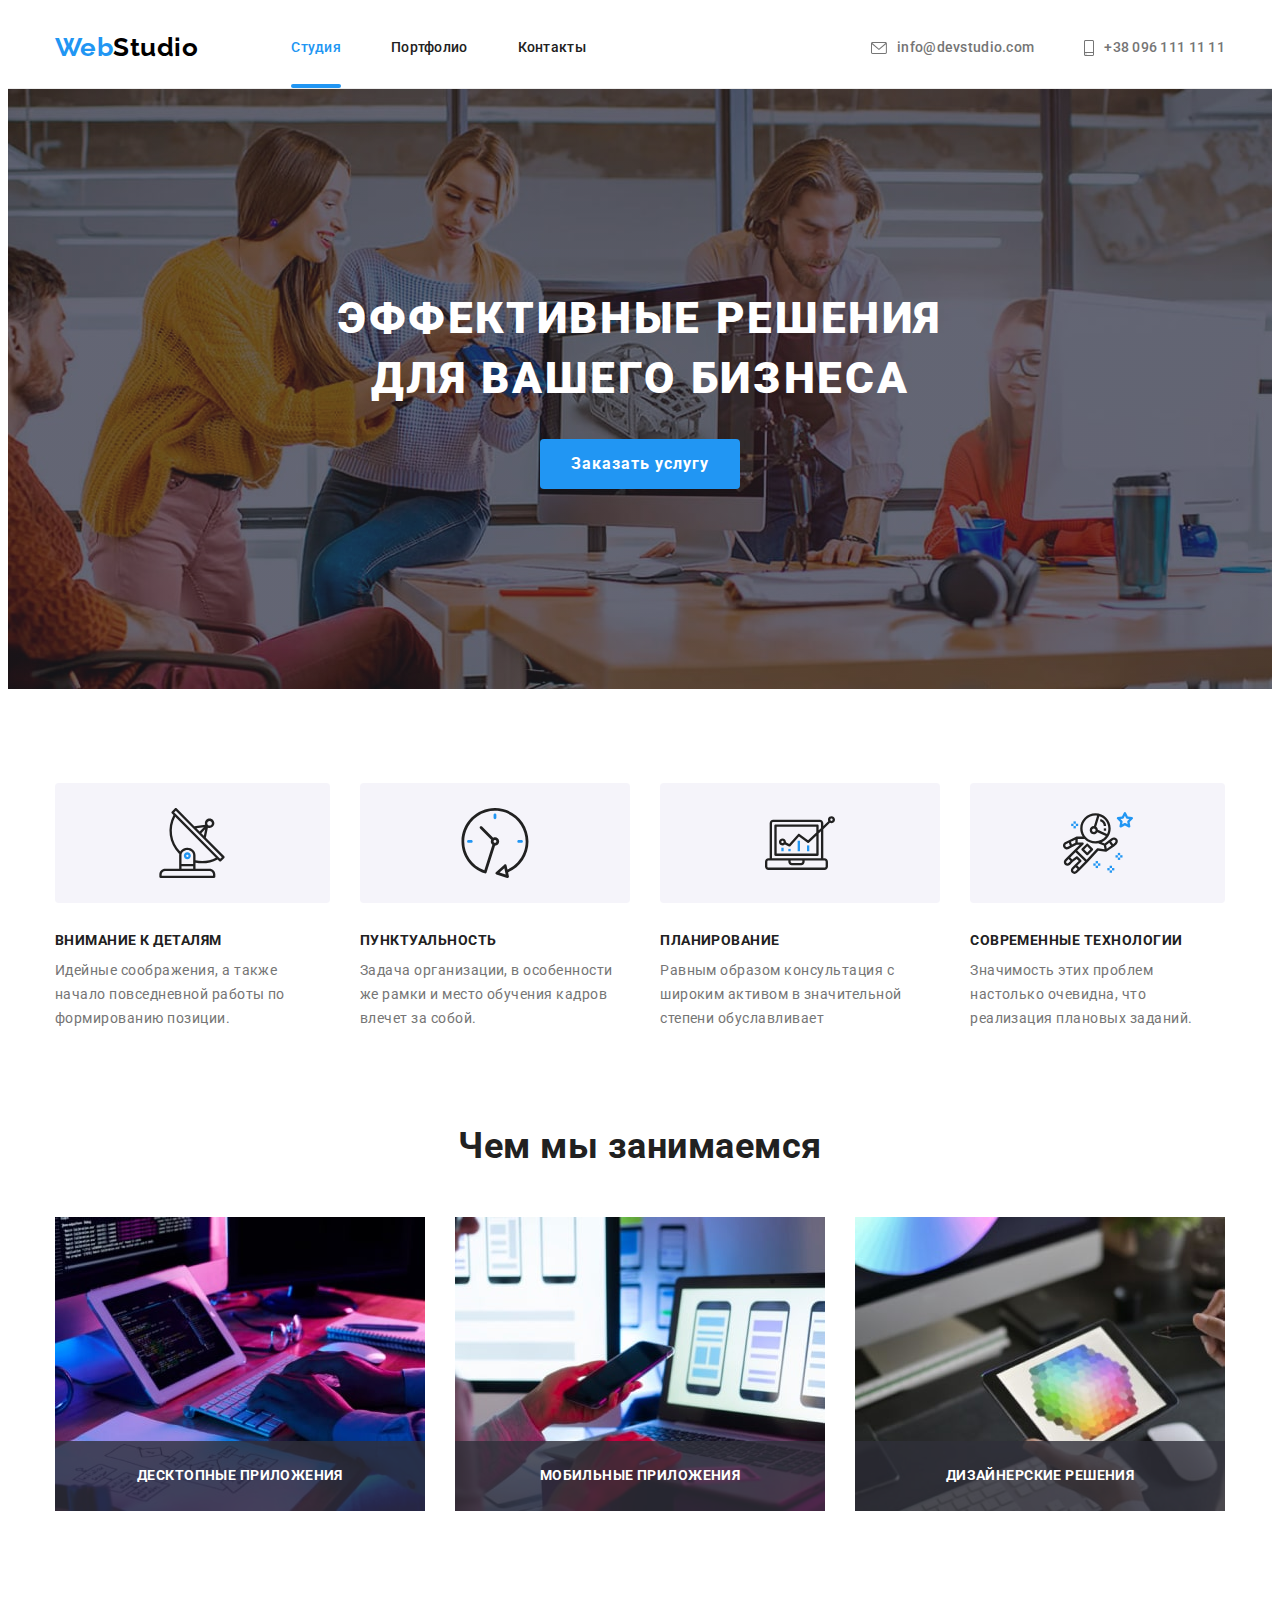
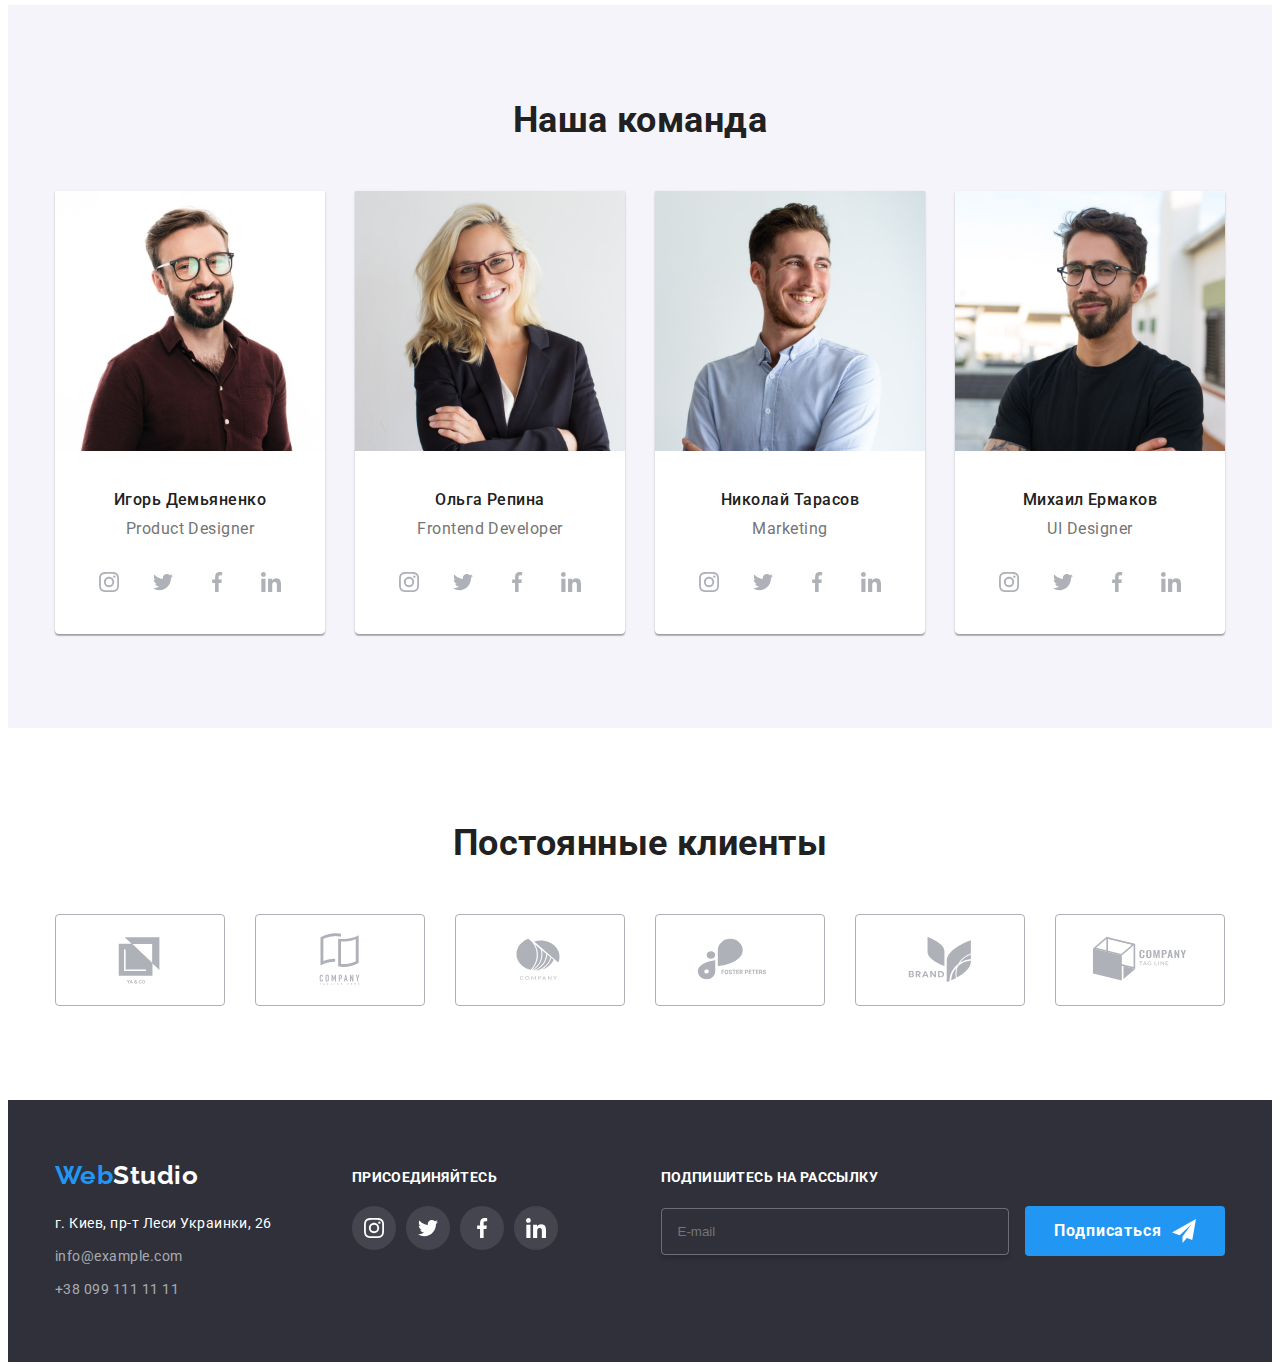
<file: index.html>
<!DOCTYPE html>
<html lang="ru">
  <head>
    <meta charset="UTF-8" />
    <meta http-equiv="X-UA-Compatible" content="IE=edge" />
    <meta name="viewport" content="width=device-width, initial-scale=1.0" />
    <title>Document</title>
    <link rel="preconnect" href="https://fonts.googleapis.com" />
    <link rel="preconnect" href="https://fonts.gstatic.com" crossorigin />
    <link
      href="https://fonts.googleapis.com/css2?family=Raleway:wght@700&family=Roboto:wght@400;500;700;900&display=swap"
      rel="stylesheet"
    />
    <link
      rel="stylesheet"
      href="https://cdnjs.cloudflare.com/ajax/libs/modern-normalize/1.1.0/modern-normalize.min.css"
      integrity="sha512-wpPYUAdjBVSE4KJnH1VR1HeZfpl1ub8YT/NKx4PuQ5NmX2tKuGu6U/JRp5y+Y8XG2tV+wKQpNHVUX03MfMFn9Q=="
      crossorigin="anonymous"
      referrerpolicy="no-referrer"
    />
    <link rel="stylesheet" href="./css/styles.css" />
  </head>

  <body>
    <header class="header-wrap">
      <div class="container border">
        <nav class="nav-bar">
          <a class="logo link" href="./"> Web<span class="logo-decor">Studio</span> </a>
          <ul class="nav-list list">
            <li class="nav-list-item">
              <a class="nav-item link current" href="./index.html">Студия</a>
            </li>
            <li class="nav-list-item">
              <a class="nav-item link" href="./portfolio.html">Портфолио</a>
            </li>
            <li class="nav-list-item"><a class="nav-item link" href="/Контакты">Контакты</a></li>
          </ul>
        </nav>
        <div class="contact-info">
          <a
            class="cinfo link"
            href="mailto:info@devstudio.com"
            target="_blank"
            rel="no-referrer noopener"
          >
            <svg class="info-item" width="16" height="12">
              <use href="./images/icons/sprite.svg#icon-envelope"></use>
            </svg>
            info@devstudio.com
          </a>
          <a class="cinfo link" href="tel:+380961111111" target="_blank" rel="no-referrer noopener">
            <svg class="info-item" width="10" height="16">
              <use href="./images/icons/sprite.svg#icon-smartphone"></use>
            </svg>
            +38 096 111 11 11
          </a>
        </div>
      </div>
    </header>
    <main>
      <section class="order-service overlay">
        <div class="container">
          <h1 class="order-title">Эффективные решения для вашего бизнеса</h1>
          <button type="button" class="button order-btn" data-modal-open>Заказать услугу</button>
        </div>
      </section>
      <section class="section">
        <div class="container">
          <h2 hidden>Приоритеты</h2>
          <ul class="priority-list list">
            <li class="priority-item icon-antenna">
              <h3 class="priority-item-header">Внимание к деталям</h3>
              <p class="priority-text">
                Идейные соображения, а также начало повседневной работы по формированию позиции.
              </p>
            </li>
            <li class="priority-item icon-clock">
              <h3 class="priority-item-header">Пунктуальность</h3>
              <p class="priority-text">
                Задача организации, в особенности же рамки и место обучения кадров влечет за собой.
              </p>
            </li>
            <li class="priority-item icon-diagram">
              <h3 class="priority-item-header">Планирование</h3>
              <p class="priority-text">
                Равным образом консультация с широким активом в значительной степени обуславливает
              </p>
            </li>
            <li class="priority-item icon-astronaut">
              <h3 class="priority-item-header">Современные технологии</h3>
              <p class="priority-text">
                Значимость этих проблем настолько очевидна, что реализация плановых заданий.
              </p>
            </li>
          </ul>
        </div>
      </section>
      <section class="section top-indent">
        <div class="container">
          <h2 class="section-title">Чем мы занимаемся</h2>
          <ul class="duties-list list">
            <li class="duties-item">
              <div class="duties-wraper">
                <img src="./images/duties-1-min.jpg" alt="Our duties" width="370" height="294" />
                <h3 class="duties-title">Десктопные приложения</h3>
              </div>
            </li>
            <li class="duties-item">
              <div class="duties-wraper">
                <img src="./images/duties-2-min.jpg" alt="Our duties" width="370" height="294" />
                <h3 class="duties-title">Мобильные приложения</h3>
              </div>
            </li>
            <li class="duties-item">
              <div class="duties-wraper">
                <img src="./images/duties-3-min.jpg" alt="Our duties" width="370" height="294" />
                <h3 class="duties-title">Дизайнерские решения</h3>
              </div>
            </li>
          </ul>
        </div>
      </section>
      <section class="team section">
        <div class="container">
          <h2 class="section-title">Наша команда</h2>
          <ul class="team-list list">
            <li class="team-item">
              <img src="./images/team-member-1-min.jpg" alt="Игорь Демьяненко" width="270" />
              <div class="team-item-description">
                <h3>Игорь Демьяненко</h3>
                <p lang="en" class="team-text-description">Product Designer</p>
                <ul class="team-socials list list-socials">
                  <li class="socials-item">
                    <a class="link-socials link" href="#" target="_blank" rel="noreferrer noopener">
                      <svg class="social-icon" width="20" height="20">
                        <use href="./images/icons/sprite.svg#icon-instagram"></use>
                      </svg>
                    </a>
                  </li>
                  <li class="socials-item">
                    <a class="link-socials link" href="#" target="_blank" rel="noreferrer noopener">
                      <svg class="social-icon" width="20" height="20">
                        <use href="./images/icons/sprite.svg#icon-twitter"></use>
                      </svg>
                    </a>
                  </li>
                  <li class="socials-item">
                    <a class="link-socials link" href="#" target="_blank" rel="noreferrer noopener">
                      <svg class="social-icon" width="20" height="20">
                        <use href="./images/icons/sprite.svg#icon-facebook"></use>
                      </svg>
                    </a>
                  </li>
                  <li class="socials-item">
                    <a class="link-socials link" href="#" target="_blank" rel="noreferrer noopener">
                      <svg class="social-icon" width="20" height="20">
                        <use href="./images/icons/sprite.svg#icon-linkedin"></use>
                      </svg>
                    </a>
                  </li>
                </ul>
              </div>
            </li>
            <li class="team-item">
              <img src="./images/team-member-2-min.jpg" alt="Ольга Репина" width="270" />
              <div class="team-item-description">
                <h3>Ольга Репина</h3>
                <p lang="en" class="team-text-description">Frontend Developer</p>
                <ul class="team-socials list list-socials">
                  <li class="socials-item">
                    <a href="" class="link-socials link">
                      <svg class="social-icon" width="20" height="20">
                        <use href="./images/icons/sprite.svg#icon-instagram"></use>
                      </svg>
                    </a>
                  </li>
                  <li class="socials-item">
                    <a href="" class="link-socials link">
                      <svg class="social-icon" width="20" height="20">
                        <use href="./images/icons/sprite.svg#icon-twitter"></use>
                      </svg>
                    </a>
                  </li>
                  <li class="socials-item">
                    <a href="" class="link-socials link">
                      <svg class="social-icon" width="20" height="20">
                        <use href="./images/icons/sprite.svg#icon-facebook"></use>
                      </svg>
                    </a>
                  </li>
                  <li class="socials-item">
                    <a href="" class="link-socials link">
                      <svg class="social-icon" width="20" height="20">
                        <use href="./images/icons/sprite.svg#icon-linkedin"></use>
                      </svg>
                    </a>
                  </li>
                </ul>
              </div>
            </li>
            <li class="team-item">
              <img src="./images/team-member-3-min.jpg" alt="Николай Тарасов" width="270" />
              <div class="team-item-description">
                <h3>Николай Тарасов</h3>
                <p lang="en" class="team-text-description">Marketing</p>
                <ul class="team-socials list list-socials">
                  <li class="socials-item">
                    <a href="" class="link-socials link">
                      <svg class="social-icon" width="20" height="20">
                        <use href="./images/icons/sprite.svg#icon-instagram"></use>
                      </svg>
                    </a>
                  </li>
                  <li class="socials-item">
                    <a href="" class="link-socials link">
                      <svg class="social-icon" width="20" height="20">
                        <use href="./images/icons/sprite.svg#icon-twitter"></use>
                      </svg>
                    </a>
                  </li>
                  <li class="socials-item">
                    <a href="" class="link-socials link">
                      <svg class="social-icon" width="20" height="20">
                        <use href="./images/icons/sprite.svg#icon-facebook"></use>
                      </svg>
                    </a>
                  </li>
                  <li class="socials-item">
                    <a href="" class="link-socials link">
                      <svg class="social-icon" width="20" height="20">
                        <use href="./images/icons/sprite.svg#icon-linkedin"></use>
                      </svg>
                    </a>
                  </li>
                </ul>
              </div>
            </li>
            <li class="team-item">
              <img src="./images/team-member-4-min.jpg" alt="Михаил Ермаков" width="270" />
              <div class="team-item-description">
                <h3>Михаил Ермаков</h3>
                <p lang="en" class="team-text-description">UI Designer</p>
                <ul class="team-socials list list-socials">
                  <li class="socials-item">
                    <a class="link-socials link" href="#" target="_blank" rel="noreferrer noopener">
                      <svg class="social-icon" width="20" height="20">
                        <use href="./images/icons/sprite.svg#icon-instagram"></use>
                      </svg>
                    </a>
                  </li>
                  <li class="socials-item">
                    <a class="link-socials link" href="#" target="_blank" rel="noreferrer noopener">
                      <svg class="social-icon" width="20" height="20">
                        <use href="./images/icons/sprite.svg#icon-twitter"></use>
                      </svg>
                    </a>
                  </li>
                  <li class="socials-item">
                    <a class="link-socials link" href="#" target="_blank" rel="noreferrer noopener">
                      <svg class="social-icon" width="20" height="20">
                        <use href="./images/icons/sprite.svg#icon-facebook"></use>
                      </svg>
                    </a>
                  </li>
                  <li class="socials-item">
                    <a class="link-socials link" href="#" target="_blank" rel="noreferrer noopener">
                      <svg class="social-icon" width="20" height="20">
                        <use href="./images/icons/sprite.svg#icon-linkedin"></use>
                      </svg>
                    </a>
                  </li>
                </ul>
              </div>
            </li>
          </ul>
        </div>
      </section>
      <section class="section">
        <div class="container">
          <h2 class="section-title">Постоянные клиенты</h2>
          <ul class="flex-list list">
            <li class="clients-item">
              <a class="client-link link" href="#" target="_blank" rel="norefferer noopener">
                <svg class="client-icon">
                  <use href="./images/icons/sprite.svg#icon-company-1"></use>
                </svg>
              </a>
            </li>
            <li class="clients-item">
              <a class="client-link link" href="#" target="_blank" rel="norefferer noopener">
                <svg class="client-icon">
                  <use href="./images/icons/sprite.svg#icon-company-2"></use>
                </svg>
              </a>
            </li>
            <li class="clients-item">
              <a class="client-link link" href="#" target="_blank" rel="norefferer noopener">
                <svg class="client-icon">
                  <use href="./images/icons/sprite.svg#icon-company-3"></use>
                </svg>
              </a>
            </li>
            <li class="clients-item">
              <a class="client-link link" href="#" target="_blank" rel="norefferer noopener">
                <svg class="client-icon">
                  <use href="./images/icons/sprite.svg#icon-company-4"></use>
                </svg>
              </a>
            </li>
            <li class="clients-item">
              <a class="client-link link" href="#" target="_blank" rel="norefferer noopener">
                <svg class="client-icon">
                  <use href="./images/icons/sprite.svg#icon-company-5"></use>
                </svg>
              </a>
            </li>
            <li class="clients-item">
              <a class="client-link link" href="#" target="_blank" rel="norefferer noopener">
                <svg class="client-icon" width="94" height="44">
                  <use href="./images/icons/sprite.svg#icon-company-6"></use>
                </svg>
              </a>
            </li>
          </ul>
        </div>
      </section>
    </main>
    <footer class="footer">
      <div class="footer-wrap container">
        <address class="footer-address footer-text">
          <a href="./" class="logo link"> Web<span class="footer-logo">Studio</span> </a>
          <ul class="list">
            <li class="address-wrap"><span>г. Киев, пр-т Леси Украинки, 26</span></li>
            <li class="address-wrap">
              <a class="footer-contact link" href="mailto:info@example.com" target="_blank"
                >info@example.com</a
              >
            </li>
            <li class="address-wrap">
              <a class="footer-contact link" href="tel:+380991111111">+38 099 111 11 11</a>
            </li>
          </ul>
        </address>
        <div class="footer-social">
          <b class="footer-social-title">присоединяйтесь</b>
          <ul class="footer-social-list list">
            <li class="footer-social-item link">
              <a class="footer-social-link" href="#" target="_blank" rel="norefferer noopener">
                <svg class="footer-social-icon" width="20" height="20">
                  <use href="./images/icons/sprite.svg#icon-instagram"></use>
                </svg>
              </a>
            </li>
            <li class="footer-social-item link">
              <a class="footer-social-link" href="#" target="_blank" rel="norefferer noopener">
                <svg class="footer-social-icon" width="20" height="20">
                  <use href="./images/icons/sprite.svg#icon-twitter"></use>
                </svg>
              </a>
            </li>
            <li class="footer-social-item link">
              <a class="footer-social-link" href="#" target="_blank" rel="norefferer noopener">
                <svg class="footer-social-icon" width="20" height="20">
                  <use href="./images/icons/sprite.svg#icon-facebook"></use>
                </svg>
              </a>
            </li>
            <li class="footer-social-item link">
              <a class="footer-social-link" href="#" target="_blank" rel="norefferer noopener">
                <svg class="footer-social-icon" width="20" height="20">
                  <use href="./images/icons/sprite.svg#icon-linkedin"></use>
                </svg>
              </a>
            </li>
          </ul>
        </div>
        <div class="email-sign">
          <b class="footer-social-title">подпишитесь на рассылку</b>
          <input type="email" name="email" placeholder="E-mail" class="input-email" />
          <button type="submit" class="button order-btn sign-btn">
            Подписаться
            <svg class="sign-icon" width="24" height="24">
              <use href="./images/icons/sprite.svg#icon-sign"></use>
            </svg>
          </button>
        </div>
      </div>
    </footer>
    <div class="backdrop is-hidden" data-modal>
      <div class="modal-window">
        <button type="button" class="btn-close" data-modal-close>
          <svg class="btn-close-icon" width="18" height="18">
            <use href="./images/icons/sprite.svg#icon-close-btn"></use>
          </svg>
        </button>
        <b class="backdrop-title">Оставьте свои данные, мы вам перезвоним</b>
        <form action="">
          <div>
            <label for="name" class="backdrop-lable">Имя</label>
            <span class="input-wraper">
              <input type="text" name="name" id="name" class="backdrop-input" />
              <svg width="18" height="18" class="input-icon">
                <use href="./images/icons/sprite.svg#icon-person"></use>
              </svg>
            </span>
          </div>
          <div>
            <label for="phone" class="backdrop-lable">Телефон</label>
            <span class="input-wraper">
              <input type="tel" name="phone" id="phone" class="backdrop-input" />
              <svg width="18" height="18" class="input-icon">
                <use href="./images/icons/sprite.svg#icon-phone"></use>
              </svg>
            </span>
          </div>
          <div>
            <label for="mail" class="backdrop-lable">Почта</label>
            <span class="input-wraper">
              <input type="email" name="mail" id="mail" class="backdrop-input" />
              <svg width="18" height="18" class="input-icon">
                <use href="./images/icons/sprite.svg#icon-email"></use>
              </svg>
            </span>
          </div>
          <label for="comment" class="backdrop-lable">Комментарий</label>
          <textarea
            name="comment"
            id="comment"
            rows="6"
            placeholder="Введите текст"
            class="backdrop-comment"
          ></textarea>
          <div class="policy-wraper">
            <input type="checkbox" name="policy" id="policy" class="visually-hidden checkbox" />
            <label for="policy" class="policy-text">
              <span
                >Соглашаюсь с рассылкой и принимаю
                <a href="#" target="_blank" rel="norefferer noopener" class="policy-link"
                  >Условия договора</a
                >
              </span>
            </label>
          </div>

          <button type="submit" class="button order-btn btn-position">Отправить</button>
        </form>
      </div>
    </div>
    <script src="./js/modal.js"></script>
  </body>
</html>
</file>
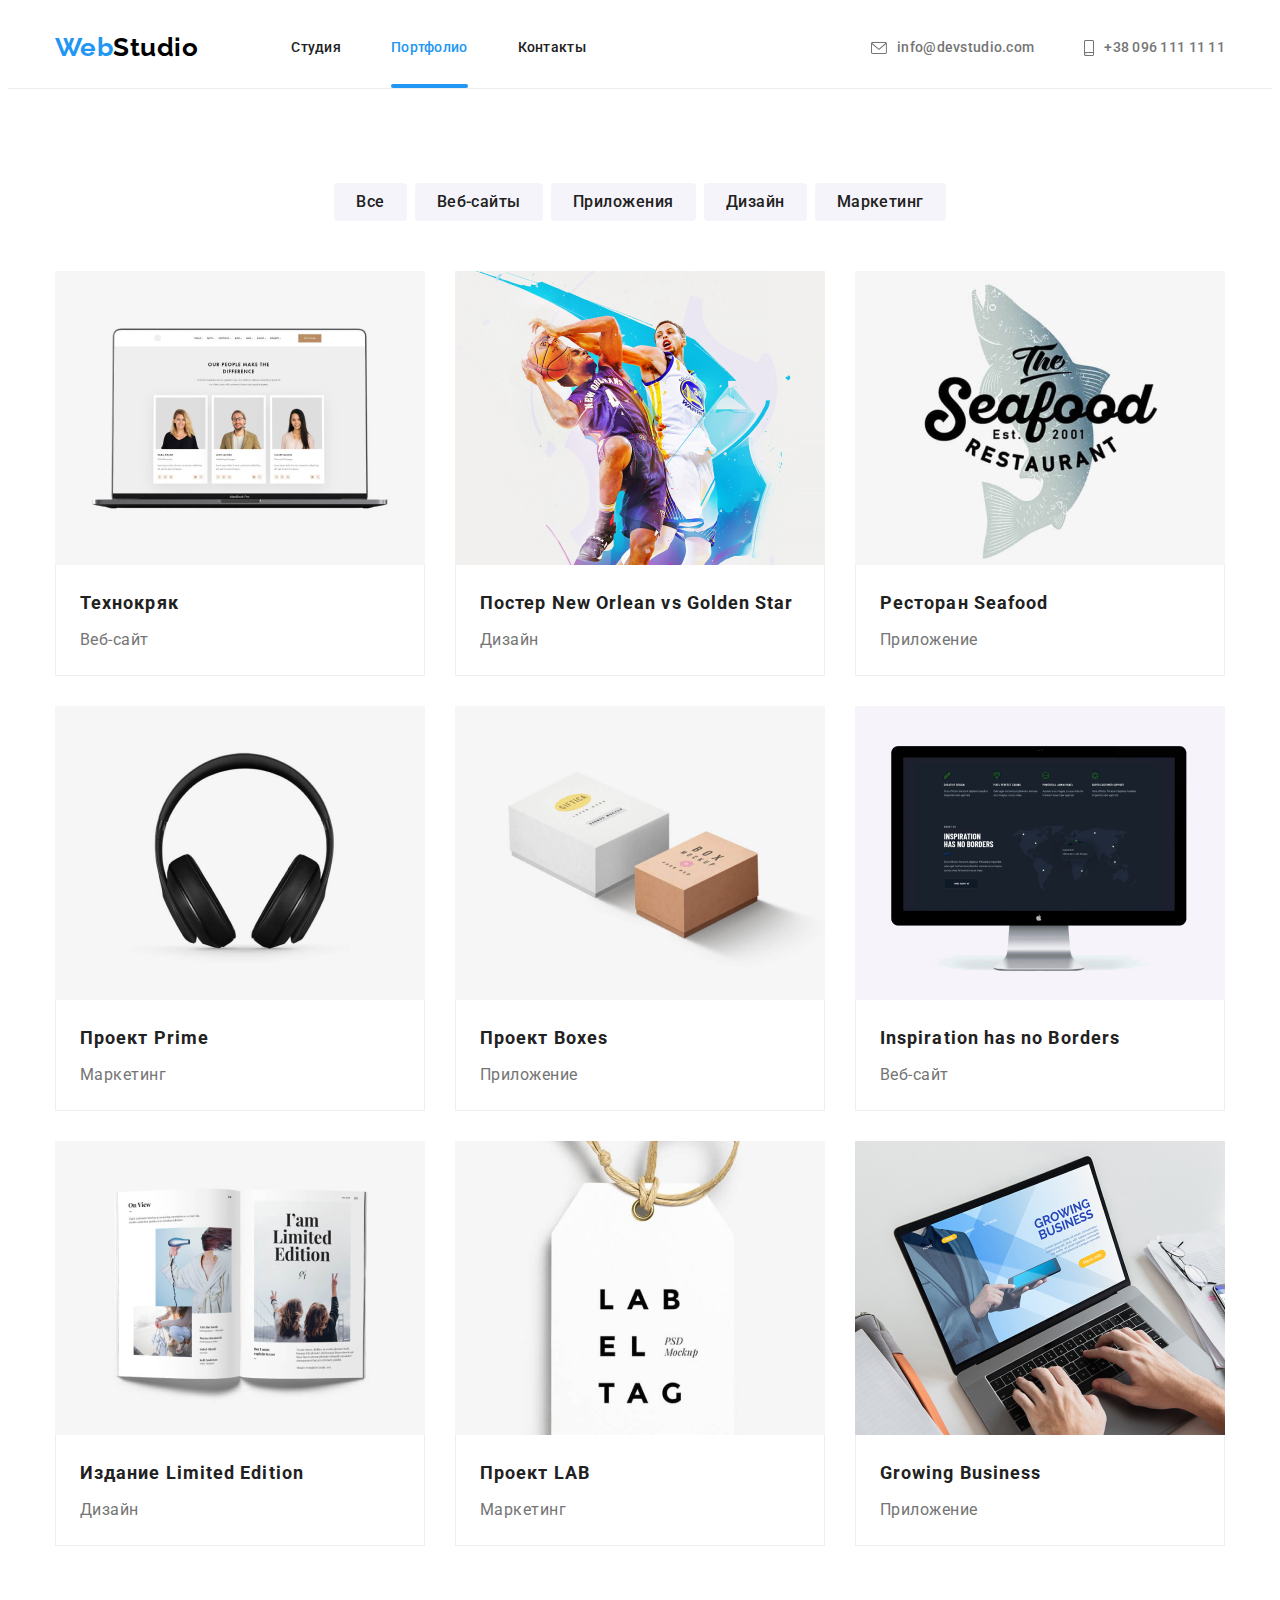
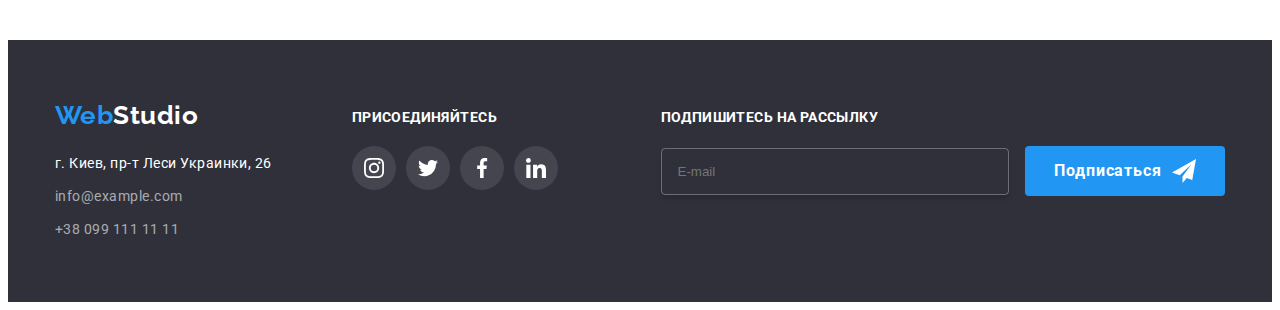
<file: portfolio.html>
<!DOCTYPE html>
<html lang="ru">
  <head>
    <link
      rel="stylesheet"
      href="https://cdnjs.cloudflare.com/ajax/libs/modern-normalize/1.1.0/modern-normalize.min.css"
      integrity="sha512-wpPYUAdjBVSE4KJnH1VR1HeZfpl1ub8YT/NKx4PuQ5NmX2tKuGu6U/JRp5y+Y8XG2tV+wKQpNHVUX03MfMFn9Q=="
      crossorigin="anonymous"
      referrerpolicy="no-referrer"
    />
    <meta charset="UTF-8" />
    <meta http-equiv="X-UA-Compatible" content="IE=edge" />
    <meta name="viewport" content="width=device-width, initial-scale=1.0" />
    <title>Портфолио</title>
    <link rel="preconnect" href="https://fonts.googleapis.com" />
    <link rel="preconnect" href="https://fonts.gstatic.com" crossorigin />
    <link
      href="https://fonts.googleapis.com/css2?family=Raleway:wght@700&family=Roboto:wght@400;500;700;900&display=swap"
      rel="stylesheet"
    />
    <link rel="stylesheet" href="./css/styles.css" />
  </head>

  <body>
    <header class="header-wrap">
      <div class="container border">
        <nav class="nav-bar">
          <a class="logo link" href="./"> Web<span class="logo-decor">Studio</span> </a>
          <ul class="nav-list list">
            <li class="nav-list-item"><a class="nav-item link" href="./index.html">Студия</a></li>
            <li class="nav-list-item">
              <a class="nav-item link current" href="./portfolio.html">Портфолио</a>
            </li>
            <li class="nav-list-item"><a class="nav-item link" href="/Контакты">Контакты</a></li>
          </ul>
        </nav>
        <div class="contact-info">
          <a
            class="cinfo link"
            href="mailto:info@devstudio.com"
            target="_blank"
            rel="no-referrer noopener"
          >
            <svg class="info-item" width="16" height="12">
              <use href="./images/icons/sprite.svg#icon-envelope"></use>
            </svg>
            info@devstudio.com
          </a>
          <a class="cinfo link" href="tel:+380961111111" target="_blank" rel="no-referrer noopener">
            <svg class="info-item" width="10" height="16">
              <use href="./images/icons/sprite.svg#icon-smartphone"></use>
            </svg>
            +38 096 111 11 11
          </a>
        </div>
      </div>
    </header>
    <section class="section">
      <div class="container">
        <h1 hidden>Портфолио</h1>
        <ul class="button-list list">
          <li>
            <button class="button" type="button">Все</button>
          </li>
          <li>
            <button class="button" type="button">Веб-сайты</button>
          </li>
          <li>
            <button class="button" type="button">Приложения</button>
          </li>
          <li>
            <button class="button" type="button">Дизайн</button>
          </li>
          <li>
            <button class="button" type="button">Маркетинг</button>
          </li>
        </ul>
        <ul class="flex-list list">
          <li class="portfolio-item">
            <div class="item-overlay">
              <img
                src="./images/portfolio-logos/technokryak.jpg"
                alt="Веб-сайт Технокряк"
                width="370"
              />
              <p class="text-overlay text-prop">
                Технокряк это современная площадка распространения коронавируса. Компании используют
                эту платформу для цифрового шпионажа и атак на защищённые сервера конкурентов.
              </p>
            </div>
            <div class="item-text">
              <h2>Технокряк</h2>
              <p>Веб-сайт</p>
            </div>
          </li>
          <li class="portfolio-item">
            <div class="item-overlay">
              <img src="./images/portfolio-logos/neworlean.jpg" alt="Дизайн постера" width="370" />
              <p class="text-overlay text-prop">
                Технокряк это современная площадка распространения коронавируса. Компании используют
                эту платформу для цифрового шпионажа и атак на защищённые сервера конкурентов.
              </p>
            </div>
            <div class="item-text">
              <h2>Постер <span lang="en">New Orlean vs Golden Star</span></h2>
              <p>Дизайн</p>
            </div>
          </li>
          <li class="portfolio-item">
            <div class="item-overlay">
              <img src="./images/portfolio-logos/seafood.jpg" alt="Приложение" width="370" />
              <p class="text-overlay text-prop">
                Технокряк это современная площадка распространения коронавируса. Компании используют
                эту платформу для цифрового шпионажа и атак на защищённые сервера конкурентов.
              </p>
            </div>
            <div class="item-text">
              <h2>Ресторан <span lang="en">Seafood</span></h2>
              <p>Приложение</p>
            </div>
          </li>
          <li class="portfolio-item">
            <div class="item-overlay">
              <img
                src="./images/portfolio-logos/prime.jpg"
                alt="Маркетинговый проект"
                width="370"
              />
              <p class="text-overlay text-prop">
                Технокряк это современная площадка распространения коронавируса. Компании используют
                эту платформу для цифрового шпионажа и атак на защищённые сервера конкурентов.
              </p>
            </div>
            <div class="item-text">
              <h2>Проект <span lang="en">Prime</span></h2>
              <p>Маркетинг</p>
            </div>
          </li>
          <li class="portfolio-item">
            <div class="item-overlay">
              <img src="./images/portfolio-logos/boxes.jpg" alt="Приложение" width="370" />
              <p class="text-overlay text-prop">
                Технокряк это современная площадка распространения коронавируса. Компании используют
                эту платформу для цифрового шпионажа и атак на защищённые сервера конкурентов.
              </p>
            </div>
            <div class="item-text">
              <h2>Проект <span lang="en">Boxes</span></h2>
              <p>Приложение</p>
            </div>
          </li>
          <li class="portfolio-item">
            <div class="item-overlay">
              <img src="./images/portfolio-logos/inspiration.jpg" alt="Веб-сайт" width="370" />
              <p class="text-overlay text-prop">
                Технокряк это современная площадка распространения коронавируса. Компании используют
                эту платформу для цифрового шпионажа и атак на защищённые сервера конкурентов.
              </p>
            </div>
            <div class="item-text">
              <h2 lang="en">Inspiration has no Borders</h2>
              <p>Веб-сайт</p>
            </div>
          </li>
          <li class="portfolio-item">
            <div class="item-overlay">
              <img
                src="./images/portfolio-logos/limited-edition.jpg"
                alt="Дизайн издания"
                width="370"
              />
              <p class="text-overlay text-prop">
                Технокряк это современная площадка распространения коронавируса. Компании используют
                эту платформу для цифрового шпионажа и атак на защищённые сервера конкурентов.
              </p>
            </div>
            <div class="item-text">
              <h2>Издание <span lang="en">Limited Edition</span></h2>
              <p>Дизайн</p>
            </div>
          </li>
          <li class="portfolio-item">
            <div class="item-overlay">
              <img src="./images/portfolio-logos/lab.jpg" alt="Маркетинговый проект" width="370"">
              <p class="text-overlay text-prop">
                Технокряк это современная площадка распространения коронавируса. Компании используют
                эту платформу для цифрового шпионажа и атак на защищённые сервера конкурентов.
              </p>
            </div>
            <div class="item-text">
              <h2>Проект <span lang="en">LAB</span></h2>
              <p>Маркетинг</p>
            </div>
          </li>
          <li class="portfolio-item">
            <div class="item-overlay">
              <img
                src="./images/portfolio-logos/gr-business.jpg"
                alt="Бизнесс приложение"
                width="370"
              />
              <p class="text-overlay text-prop">
                Технокряк это современная площадка распространения коронавируса. Компании используют
                эту платформу для цифрового шпионажа и атак на защищённые сервера конкурентов.
              </p>
            </div>
            <div class="item-text">
              <h2 lang="en">Growing Business</h2>
              <p>Приложение</p>
            </div>
          </li>
        </ul>
      </div>
    </section>

    <footer class="footer">
      <div class="footer-wrap container">
        <address class="footer-address footer-text">
          <a href="./" class="logo link"> Web<span class="footer-logo">Studio</span> </a>
          <ul class="list">
            <li class="address-wrap"><span>г. Киев, пр-т Леси Украинки, 26</span></li>
            <li class="address-wrap">
              <a class="footer-contact link" href="mailto:info@example.com" target="_blank"
                >info@example.com</a
              >
            </li>
            <li class="address-wrap">
              <a class="footer-contact link" href="tel:+380991111111">+38 099 111 11 11</a>
            </li>
          </ul>
        </address>
        <div class="footer-social">
          <b class="footer-social-title">присоединяйтесь</b>
          <ul class="footer-social-list list">
            <li class="footer-social-item link">
              <a class="footer-social-link" href="#" target="_blank" rel="norefferer noopener">
                <svg class="footer-social-icon" width="20" height="20">
                  <use href="./images/icons/sprite.svg#icon-instagram"></use>
                </svg>
              </a>
            </li>
            <li class="footer-social-item link">
              <a class="footer-social-link" href="#" target="_blank" rel="norefferer noopener">
                <svg class="footer-social-icon" width="20" height="20">
                  <use href="./images/icons/sprite.svg#icon-twitter"></use>
                </svg>
              </a>
            </li>
            <li class="footer-social-item link">
              <a class="footer-social-link" href="#" target="_blank" rel="norefferer noopener">
                <svg class="footer-social-icon" width="20" height="20">
                  <use href="./images/icons/sprite.svg#icon-facebook"></use>
                </svg>
              </a>
            </li>
            <li class="footer-social-item link">
              <a class="footer-social-link" href="#" target="_blank" rel="norefferer noopener">
                <svg class="footer-social-icon" width="20" height="20">
                  <use href="./images/icons/sprite.svg#icon-linkedin"></use>
                </svg>
              </a>
            </li>
          </ul>
        </div>
        <div class="email-sign">
          <b class="footer-social-title">подпишитесь на рассылку</b>
          <input type="email" name="email" placeholder="E-mail" class="input-email" />
          <button type="submit" class="button order-btn sign-btn">
            Подписаться
            <svg class="sign-icon" width="24" height="24">
              <use href="./images/icons/sprite.svg#icon-sign"></use>
            </svg>
          </button>
        </div>
      </div>
    </footer>
  </body>
</html>
</file>
<file: css/styles.css>
:root {
  --accent-color: #2196f3;
  --page-main-text-color: #212121;
  --secondary-text-color: #757575;
  --section-bg-color: #2f303a;
  --button-bg-color: #f5f4fa;
  --button-text-color: #212121;
  --active-button-text-color: #ffffff;
  --section-title-text-color: #212121;
  --cubic-bezier: cubic-bezier(0.4, 0, 0.2, 1);
}

html {
  box-sizing: border-box;
}

*,
*::before,
*::after {
  box-sizing: inherit;
}

body {
  font-family: 'Roboto', sans-serif;

  color: var(--page-main-text-color);
  letter-spacing: 0.03em;
}

h1,
h2,
h3,
h4,
h5,
h6,
p {
  margin-top: 0;
}

a {
  cursor: default;
}

.link {
  text-decoration: none;
}

.list {
  padding: 0;
  margin: 0;
  list-style-type: none;
}

.flex-list {
  width: 1170px;
  display: flex;
  flex-wrap: wrap;
  margin-top: 50px;
}

.section-title {
  font-weight: 700;
  font-size: 36px;
  line-height: 1.17;
  color: var(--section-title-text-color);
}

.button {
  padding: 6px 22px;
  border: transparent;
  border-radius: 4px;

  font-family: 'Roboto', sans-serif;
  font-weight: 500;
  font-size: 16px;
  line-height: 1.62;
  letter-spacing: 0.03em;
  text-align: center;
  color: var(--button-text-color);
  background-color: var(--button-bg-color);
  transition: background-color 250ms var(--cubic-bezier), color 250ms var(--cubic-bezier),
    box-shadow 250ms var(--cubic-bezier);
  cursor: pointer;
}

.button:hover,
.button:focus {
  background-color: var(--accent-color);
  color: var(--active-button-text-color);
  box-shadow: 0px 4px 4px rgba(0, 0, 0, 0.25);
}

.container {
  margin-left: auto;
  margin-right: auto;
  width: 1200px;
  padding-left: 15px;
  padding-right: 15px;
}

.section {
  padding: 94px 0;
}

.visually-hidden {
  position: absolute;
  width: 1px;
  height: 1px;
  margin: -1px;
  padding: 0;
  overflow: hidden;
  border: 0;
  clip: rect(0 0 0 0);
}

/*---------------------- Navigation bar ----------------------*/

.header-wrap {
  box-sizing: inherit;
  border-bottom: 1px solid #ececec;
}

.nav-bar {
  display: flex;
}

.header-wrap .border {
  display: flex;
  justify-content: space-between;
}

.nav-bar a,
.contact-info a {
  cursor: pointer;
}

.nav-bar .logo {
  padding-top: 24px;
  padding-bottom: 25px;
  margin-right: 93px;
}

.logo {
  font-family: Raleway;
  font-weight: 700;
  font-size: 26px;
  line-height: 1.19;
  color: var(--accent-color);
}

.logo-decor {
  color: #000000;
}

.nav-list {
  display: flex;
  margin: 0 auto;
}

.nav-list .nav-list-item:not(:last-child) {
  margin-right: 50px;
}

.nav-list-item {
  position: relative;
}

.nav-item {
  font-weight: 500;
  font-size: 14px;
  line-height: 1.14;
  letter-spacing: 0.02em;
  color: var(--page-main-text-color);
  transition: color 250ms var(--cubic-bezier);
}

.nav-list .nav-item {
  display: block;
  padding-top: 32px;
  padding-bottom: 32px;
}

.current {
  color: var(--accent-color);
}

.current::after {
  position: absolute;
  bottom: 0;
  content: '';
  display: block;
  width: 100%;
  height: 4px;
  border-radius: 2px;
  background-color: var(--accent-color);
}

.nav-item:hover,
.nav-item:focus {
  color: var(--accent-color);
}

.contact-info .cinfo + .cinfo {
  margin-left: 50px;
}

.contact-info {
  display: flex;
}

.contact-info .cinfo {
  padding: 32px 0;

  font-weight: 500;
  font-size: 14px;
  line-height: 1.14;
  letter-spacing: 0.02em;
  color: var(--secondary-text-color);
}

.cinfo:hover,
.cinfo:focus {
  color: var(--accent-color);
  fill: currentColor;
}

.cinfo {
  display: flex;
  align-items: center;
  justify-content: center;
  fill: var(--secondary-text-color);
  transition: color 250ms var(--cubic-bezier);
}

.info-item {
  margin-right: 10px;
}

/*---------------------- Order service ----------------------*/

.order-service {
  padding: 200px 0;

  text-align: center;
  background-color: #c4c4c4;
}

.overlay {
  max-width: 1600px;
  height: 600px;
  margin: 0 auto;
  background-image: linear-gradient(rgba(47, 48, 58, 0.4), rgba(47, 48, 58, 0.4)),
    url('../images/order-bg.jpg');
  background-repeat: no-repeat;
  background-position: center;
  background-size: cover;
}

.order-title {
  width: 696px;
  margin: 0 auto;

  font-weight: 900;
  font-size: 44px;
  line-height: 1.36;
  letter-spacing: 0.06em;
  text-transform: uppercase;
  color: #ffffff;
}

.order-btn {
  margin-top: 30px;
  padding: 10px 0;
  width: 200px;

  font-weight: 700;
  line-height: 1.87;
  letter-spacing: 0.06em;
  color: #ffffff;
  background-color: var(--accent-color);
}

/*---------------------- Priorities ----------------------*/

.priority-list {
  display: flex;
}

.priority-item-header {
  margin-bottom: 10px;
}

.priority-item::before {
  content: '';
  display: block;
  margin-bottom: 30px;
  height: 120px;
  display: block;

  background-size: 70px;
  background-repeat: no-repeat;
  background-position: center;
  background-color: #f5f4fa;
  border-radius: 4px;
}

.icon-antenna::before {
  background-image: url('../images/icons/antenna.svg');
}

.icon-clock::before {
  background-image: url('../images/icons/clock.svg');
}

.icon-diagram::before {
  background-image: url('../images/icons/diagram.svg');
}

.icon-astronaut::before {
  background-image: url('../images/icons/astronaut.svg');
}

.priority-item:not(:last-child) {
  margin-right: 30px;
}

.priority-item > h3 {
  font-weight: 700;
  font-size: 14px;
  line-height: 1.14;
  text-transform: uppercase;
}

.priority-text {
  margin: 0;

  font-size: 14px;
  line-height: 1.71;
  color: var(--secondary-text-color);
}

/*---------------------- Duties ----------------------*/

.top-indent {
  padding-top: 0;
}

.section-title {
  margin-bottom: 50px;

  text-align: center;
}

.duties-list {
  display: flex;
  justify-content: center;
}

.duties-item:not(:last-child) {
  margin-right: 30px;
}

.duties-wraper {
  position: relative;
  display: flex;
}

.duties-wraper img {
  border: none;
}

.duties-title {
  position: absolute;
  width: 100%;
  height: 70px;
  bottom: 0;
  margin: 0;

  display: flex;
  align-items: center;
  justify-content: center;

  font-weight: 700;
  font-size: 14px;
  line-height: 1.14;
  text-align: center;
  letter-spacing: 0.03em;
  text-transform: uppercase;
  color: #ffffff;
  background: rgba(47, 48, 58, 0.8);
}
/*---------------------- Our team ----------------------*/

.team {
  background-color: #f5f4fa;
  text-align: center;
}

.team .section-title {
  margin-bottom: 50px;
}

.team-list {
  display: flex;
  justify-content: center;
}

.team-item {
  background-color: #ffffff;
  box-shadow: 0px 1px 3px rgba(0, 0, 0, 0.12), 0px 1px 1px rgba(0, 0, 0, 0.14),
    0px 2px 1px rgba(0, 0, 0, 0.2);
  border-radius: 0 0 4px 4px;
}

.team-item:not(:last-child) {
  margin-right: 30px;
}

.team-item-description > h3 {
  margin-bottom: 0px;

  font-weight: 500;
  font-size: 16px;
  line-height: 1.9;
  letter-spacing: 0.03em;
}

.team-item-description > p {
  margin-bottom: 0;

  font-size: 16px;
  line-height: 1.8;
  letter-spacing: 0.03em;
  color: var(--secondary-text-color);
}

.team-item-description {
  padding: 30px 0;
}

.team-text-description {
  padding-bottom: 16px;
}

.list-socials {
  display: flex;
  justify-content: center;
}

.link-socials {
  display: flex;
  width: 100%;
  height: 100%;
  align-items: center;
  justify-content: center;
  border-radius: 50%;
  background-color: #fff;
  transition: background-color 250ms var(--cubic-bezier);
}

.social-icon {
  fill: #afb1b8;
  transition: background-color 2500ms var(--cubic-bezier), fill 250ms var(--cubic-bezier);
}

.link-socials:hover,
.link-socials:focus,
.link-socials:hover .social-icon,
.link-socials:focus .social-icon {
  fill: #ffffff;
  background-color: var(--accent-color);
  cursor: pointer;
}

.socials-item {
  width: 44px;
  height: 44px;
}

.socials-item:not(:last-child) {
  margin-right: 10px;
}

/*---------------------- Clients ----------------------*/

.clients-item {
  display: flex;
  flex-basis: calc((100% - 150px) / 6);
  width: 172px;
  height: 92px;
  margin-right: 30px;
}

.client-link {
  display: flex;
  width: 100%;
  height: 100%;
  align-items: center;
  justify-content: center;
  border: 1px solid #afb1b8;
  border-radius: 4px;
  cursor: pointer;
  transition: border 250ms var(--cubic-bezier);
}

.clients-item:nth-child(6n) {
  margin-right: 0;
}

.client-icon {
  width: 106px;
  height: 60px;
  fill: #afb1b8;
  transition: fill 250ms var(--cubic-bezier);
}

.client-link:hover,
.client-link:focus,
.client-link:hover .client-icon,
.client-link:focus .client-icon {
  fill: var(--accent-color);
  border-color: var(--accent-color);
}

/*---------------------- Footer ----------------------*/

.footer {
  padding: 60px 0;
  background-color: var(--section-bg-color);
}

.footer-wrap {
  display: flex;
  justify-content: space-between;
}

.footer-logo {
  color: #ffffff;
}

.footer-text {
  font-weight: 400;
  font-size: 14px;
  line-height: 1.71;
}

.footer-address {
  font-style: normal;
  color: #ffffff;
}

.footer-address a {
  cursor: pointer;
}

.footer-contact {
  color: rgba(255, 255, 255, 0.6);
}

.address-wrap {
  margin-right: 70px;
}

.address-wrap:first-child {
  margin-top: 20px;
}

.address-wrap:not(:last-child) {
  margin-bottom: 9px;
}

.footer-social {
  margin-right: 93px;
}

.footer-social-item {
  display: flex;
  width: 44px;
  height: 44px;
}

.footer-social-item:not(:last-child) {
  margin-right: 10px;
}

.footer-social-list {
  display: flex;
}

.footer-social-title {
  display: block;
  margin-top: 10px;
  margin-bottom: 20px;

  font-weight: 700;
  font-size: 14px;
  text-transform: uppercase;
  line-height: 1.14;
  letter-spacing: 0.03em;

  color: #ffffff;
}

.footer-social-link {
  width: 100%;
  height: 100%;
  display: flex;
  align-items: center;
  justify-content: center;
  border-radius: 50%;
  background-color: rgba(255, 255, 255, 0.1);
  cursor: pointer;
  transition: background-color 250ms var(--cubic-bezier);
}

.footer-social-icon {
  fill: #ffffff;
  transition: fill 250ms var(--cubic-bezier), background-color 2500ms var(--cubic-bezier);
}

.footer-social-link:hover,
.footer-social-link:focus,
.footer-social-link:hover .footer-social-icon,
.footer-social-link:focus .footer-social-icon {
  background-color: var(--accent-color);
}

.input-email {
  width: 348px;
  background: transparent;
  border: none;
  padding: 15px 0;
  padding-left: 16px;
  margin-right: 12px;

  border: 1px solid rgba(255, 255, 255, 0.3);
  border-radius: 4px;
  box-shadow: 0px 4px 4px rgba(0, 0, 0, 0.15);
  color: rgba(255, 255, 255, 0.6);

  transition: border 250ms var(--cubic-bezier);
}

.input-email:focus {
  outline: none;
}

.sign-btn {
  display: inline-flex;
  justify-content: center;
  align-items: center;
  margin-top: 0;
}

.sign-icon {
  margin-left: 10px;
}

/*---------------------- Portfolio page ----------------------*/

/*---------------------- Portfolio filter buttons ----------------------*/

.button-list {
  display: flex;
  justify-content: center;
}

.button-list li:not(:last-child) {
  padding-right: 8px;
}

/*---------------------- Portfolio items ----------------------*/

.portfolio-item {
  width: calc((100% - 60px) / 3);
  margin-right: 30px;
  margin-bottom: 30px;
  transition: box-shadow 250ms var(--cubic-bezier);
}

.portfolio-item:hover {
  box-shadow: 0px 1px 1px rgba(0, 0, 0, 0.12), 0px 4px 4px rgba(0, 0, 0, 0.06),
    1px 4px 6px rgba(0, 0, 0, 0.16);
  cursor: pointer;
}

.portfolio-item:nth-child(3n) {
  margin-right: 0;
}

.portfolio-item:nth-last-child(-n + 3) {
  margin-bottom: 0;
}

.portfolio-item img {
  margin-bottom: -4px;
}

.item-overlay {
  position: relative;
  overflow: hidden;
}

.text-overlay {
  position: absolute;

  top: 0;
  left: 0;
  width: 100%;
  height: 100%;

  padding: 63px 24px;
  background-color: rgba(33, 150, 243, 0.9);
  overflow: auto;
  transform: translateY(100%);
  transition: transform 250ms cubic-bezier(0.4, 0, 0.2, 1);
}

.portfolio-item:hover .text-overlay {
  transform: translateY(0%);
}

.text-prop {
  font-size: 18px;
  line-height: 1.56;
  letter-spacing: 0.03em;
  color: #ffffff;
}

.item-description {
  border-bottom: none;
}

.item-text {
  padding: 20px 24px;
  border-right: 1px solid #eeeeee;
  border-bottom: 1px solid #eeeeee;
  border-left: 1px solid #eeeeee;
}

.item-text h2 {
  margin-bottom: 4px;

  font-weight: 700;
  font-size: 18px;
  line-height: 2;
  letter-spacing: 0.06em;
}

.item-text p {
  margin-bottom: 0;

  line-height: 1.88;
  font-size: 16px;
  color: var(--secondary-text-color);
}

/*---------------------- Backdrop ----------------------*/

.backdrop {
  position: fixed;
  top: 0;
  left: 0;

  width: 100vw;
  height: 100vh;

  background: rgba(0, 0, 0, 0.2);
  transition: opacity 250ms cubic-bezier(0.4, 0, 0.2, 1),
    visibility 250ms cubic-bezier(0.4, 0, 0.2, 1);
}

.modal-window {
  position: absolute;
  top: 50%;
  left: 50%;
  transform: translate(-50%, -50%);

  min-width: 528px;
  min-height: 581px;
  padding: 40px;

  background: #ffffff;
  box-shadow: 0px 1px 3px rgba(0, 0, 0, 0.12), 0px 1px 1px rgba(0, 0, 0, 0.14),
    0px 2px 1px rgba(0, 0, 0, 0.2);
  border-radius: 4px;
}

.btn-close {
  position: absolute;
  right: 8px;
  top: 8px;
  display: flex;
  align-items: center;
  justify-content: center;

  width: 30px;
  height: 30px;

  border-radius: 50%;
  background-color: unset;
  border: 1px solid rgba(0, 0, 0, 0.1);

  transition: fill 250ms cubic-bezier(0.4, 0, 0.2, 1);
}

.btn-close:hover {
  fill: var(--accent-color);
  cursor: pointer;
}

.backdrop.is-hidden {
  opacity: 0;
  visibility: hidden;
  pointer-events: none;
}

.backdrop-title {
  display: block;

  margin-bottom: 12px;
  font-weight: 700;
  font-size: 20px;
  line-height: calc(23 / 20);
  text-align: center;
  letter-spacing: 0.03em;
  color: var(--page-main-text-color);
}

.backdrop-lable {
  display: block;
  margin-bottom: 4px;

  font-size: 12px;
  line-height: calc(14 / 12);

  letter-spacing: 0.01em;
  color: var(--secondary-text-color);
}

.backdrop-input {
  width: 100%;
  height: 40px;
  margin-bottom: 12px;  
  padding-left: 42px;
  padding-right: 12px;
  border: 1px solid rgba(33, 33, 33, 0.2);
  border-radius: 4px;

  font-size: 16px;
  line-height: calc(18 / 16);

  transition: border 250ms var(--cubic-bezier);
}

.backdrop-input:focus {
  border: 1px solid var(--accent-color);
  background-color: transparent;
  outline: none;
  cursor: pointer;
}

.backdrop-input:focus ~ .input-icon {
  fill: var(--accent-color);
}

.input-wraper {
  position: relative;
}

.backdrop-input:focus .input-icon {
  fill: var(--accent-color);
}

.input-icon {
  position: absolute;
  top: 0;
  left: 12px;
  fill: var(--button-text-color);

  transition: fill 250ms var(--cubic-bezier);
}

.backdrop-comment {
  width: 100%;
  min-height: 120px;
  padding: 12px 16px;
  margin-bottom: 20px;

  border: 1px solid rgba(33, 33, 33, 0.2);

  resize: none;
  border-radius: 4px;

  font-size: 12px;
  line-height: calc(14 / 12);
  letter-spacing: 0.01em;

  transition: border 250ms var(--cubic-bezier);
}

.backdrop-comment::placeholder {
  font-size: 14px;
  line-height: calc(16 / 14);
  letter-spacing: 0.01em;
  color: rgba(117, 117, 117, 0.5);
}

.backdrop-comment:focus {
  outline: none;
  border: 1px solid var(--accent-color);
}

.policy-wraper {
  display: flex;
  align-items: center;
  justify-content: center;
}

.checkbox:checked + .policy-text::before {
  background-color: var(--accent-color);
  background-image: url(../images/icons/check.svg);
  background-repeat: no-repeat;
  background-position: center;
  background-size: contain;
  border: none;
}

.policy-text::before {
  content: '';
  width: 16px;
  height: 16px;
  margin-right: 8px;
  border: 2px solid var(--button-text-color);
  border-radius: 2px;
}

.policy-text {
  display: flex;
  align-items: center;
  font-size: 14px;
  line-height: 1.7x;
  letter-spacing: 0.03em;
  text-align: center;

  color: var(--secondary-text-color);
}

.btn-position {
  position: relative;
  left: 50%;
  transform: translate(-50%, 0);
}

.policy-link {
  text-decoration-line: underline;

  color: var(--accent-color);
}
</file>
